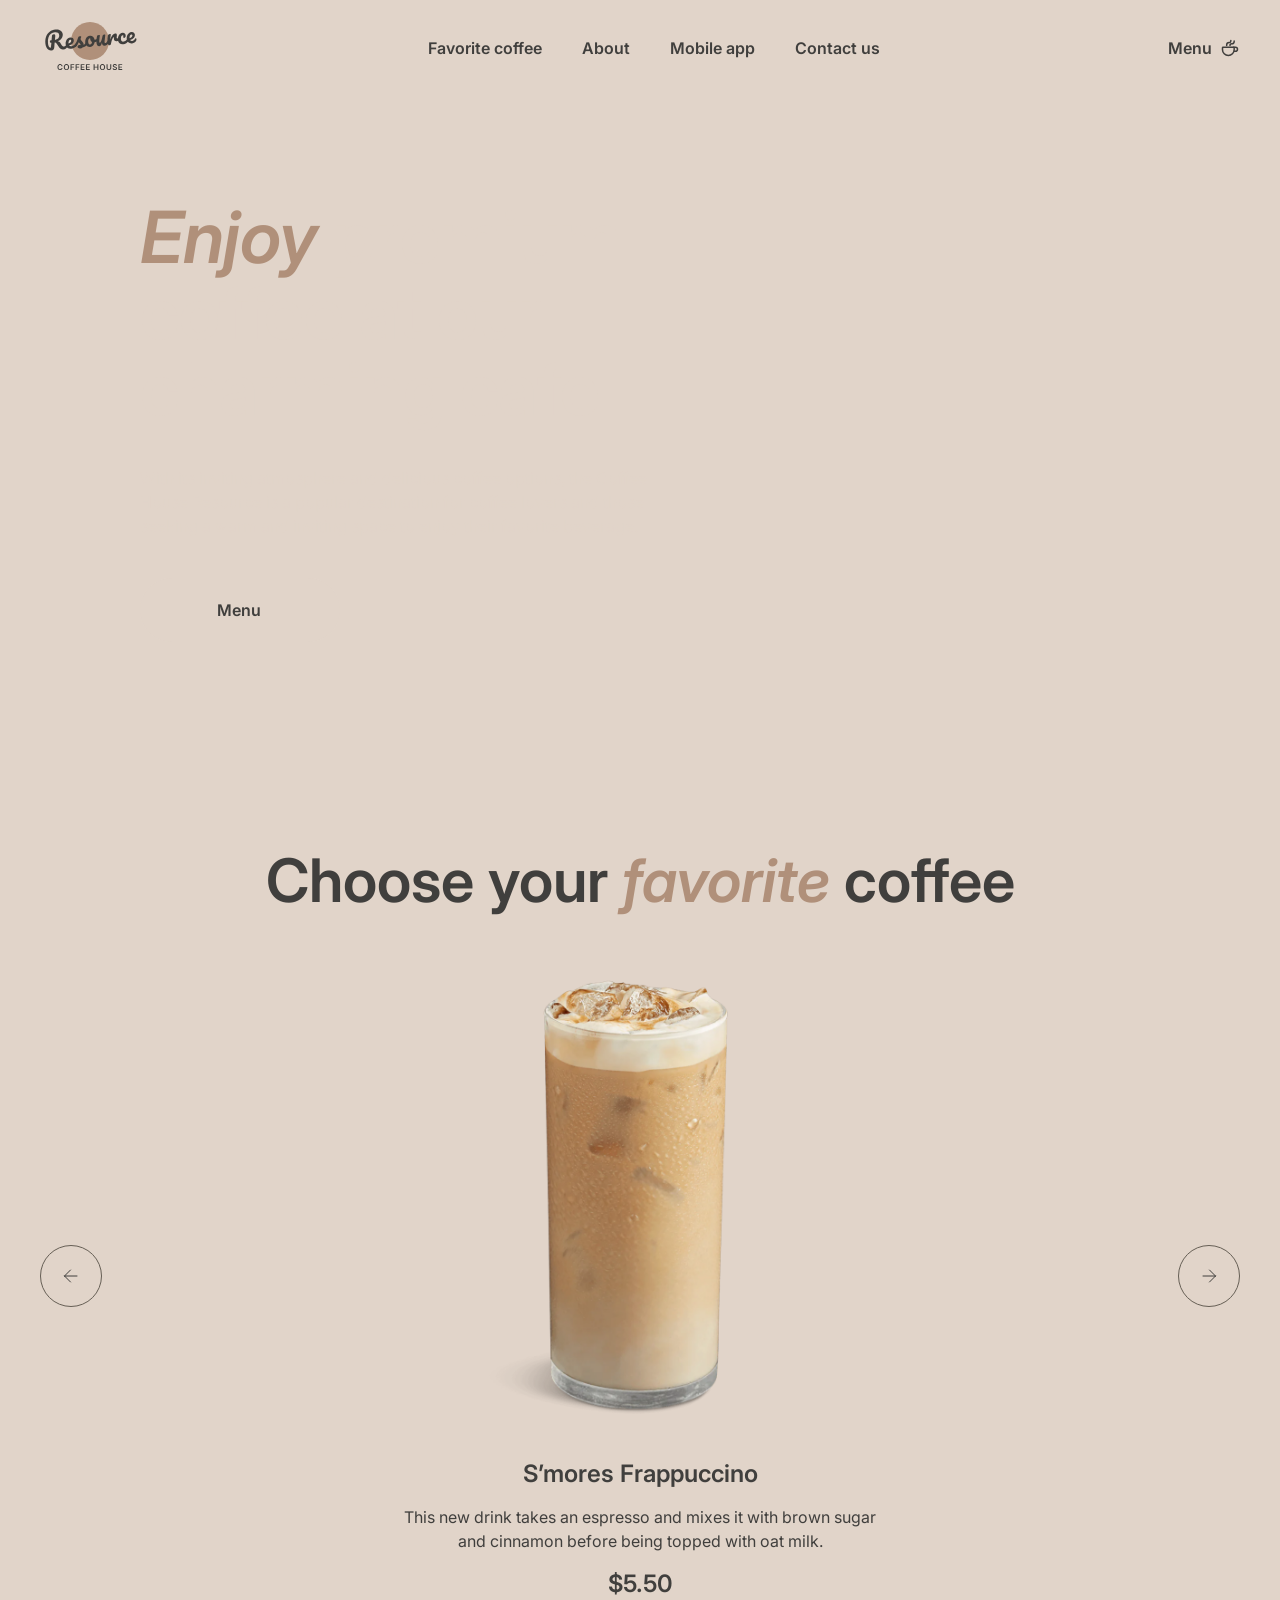
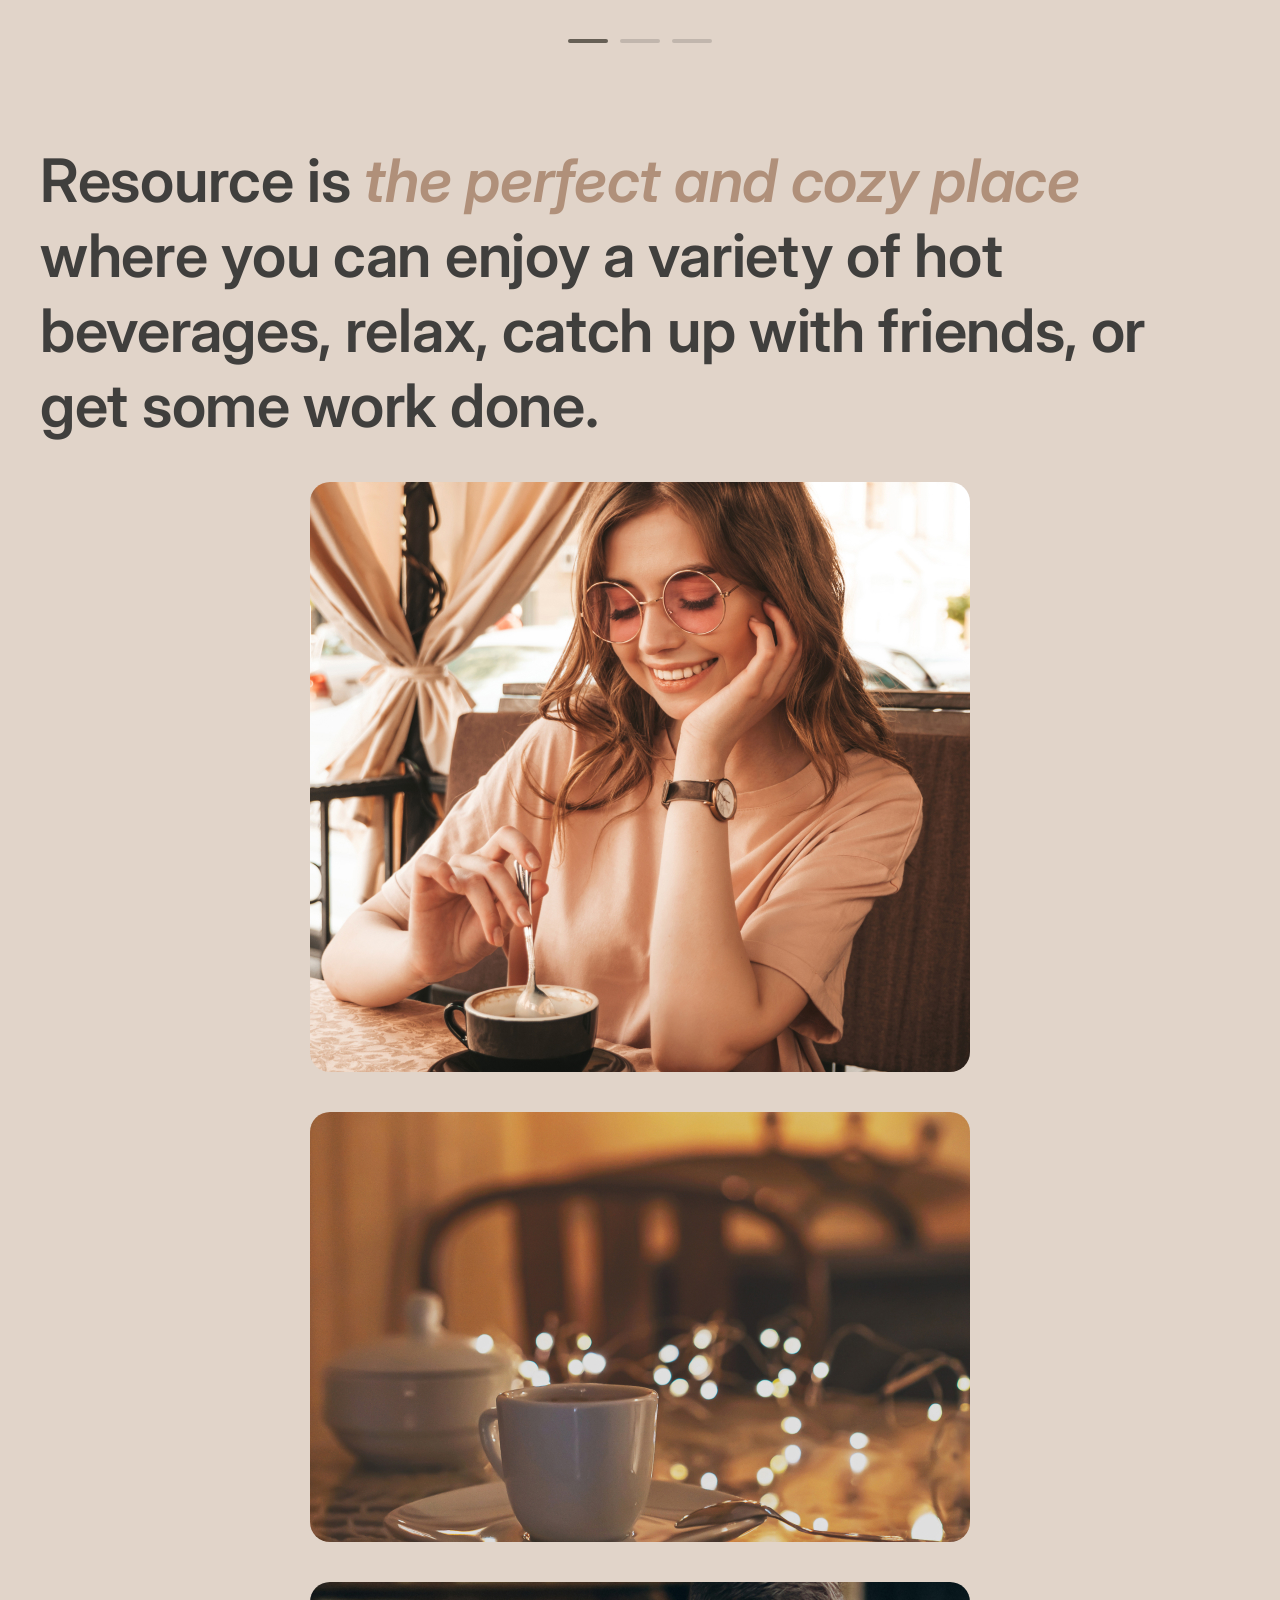
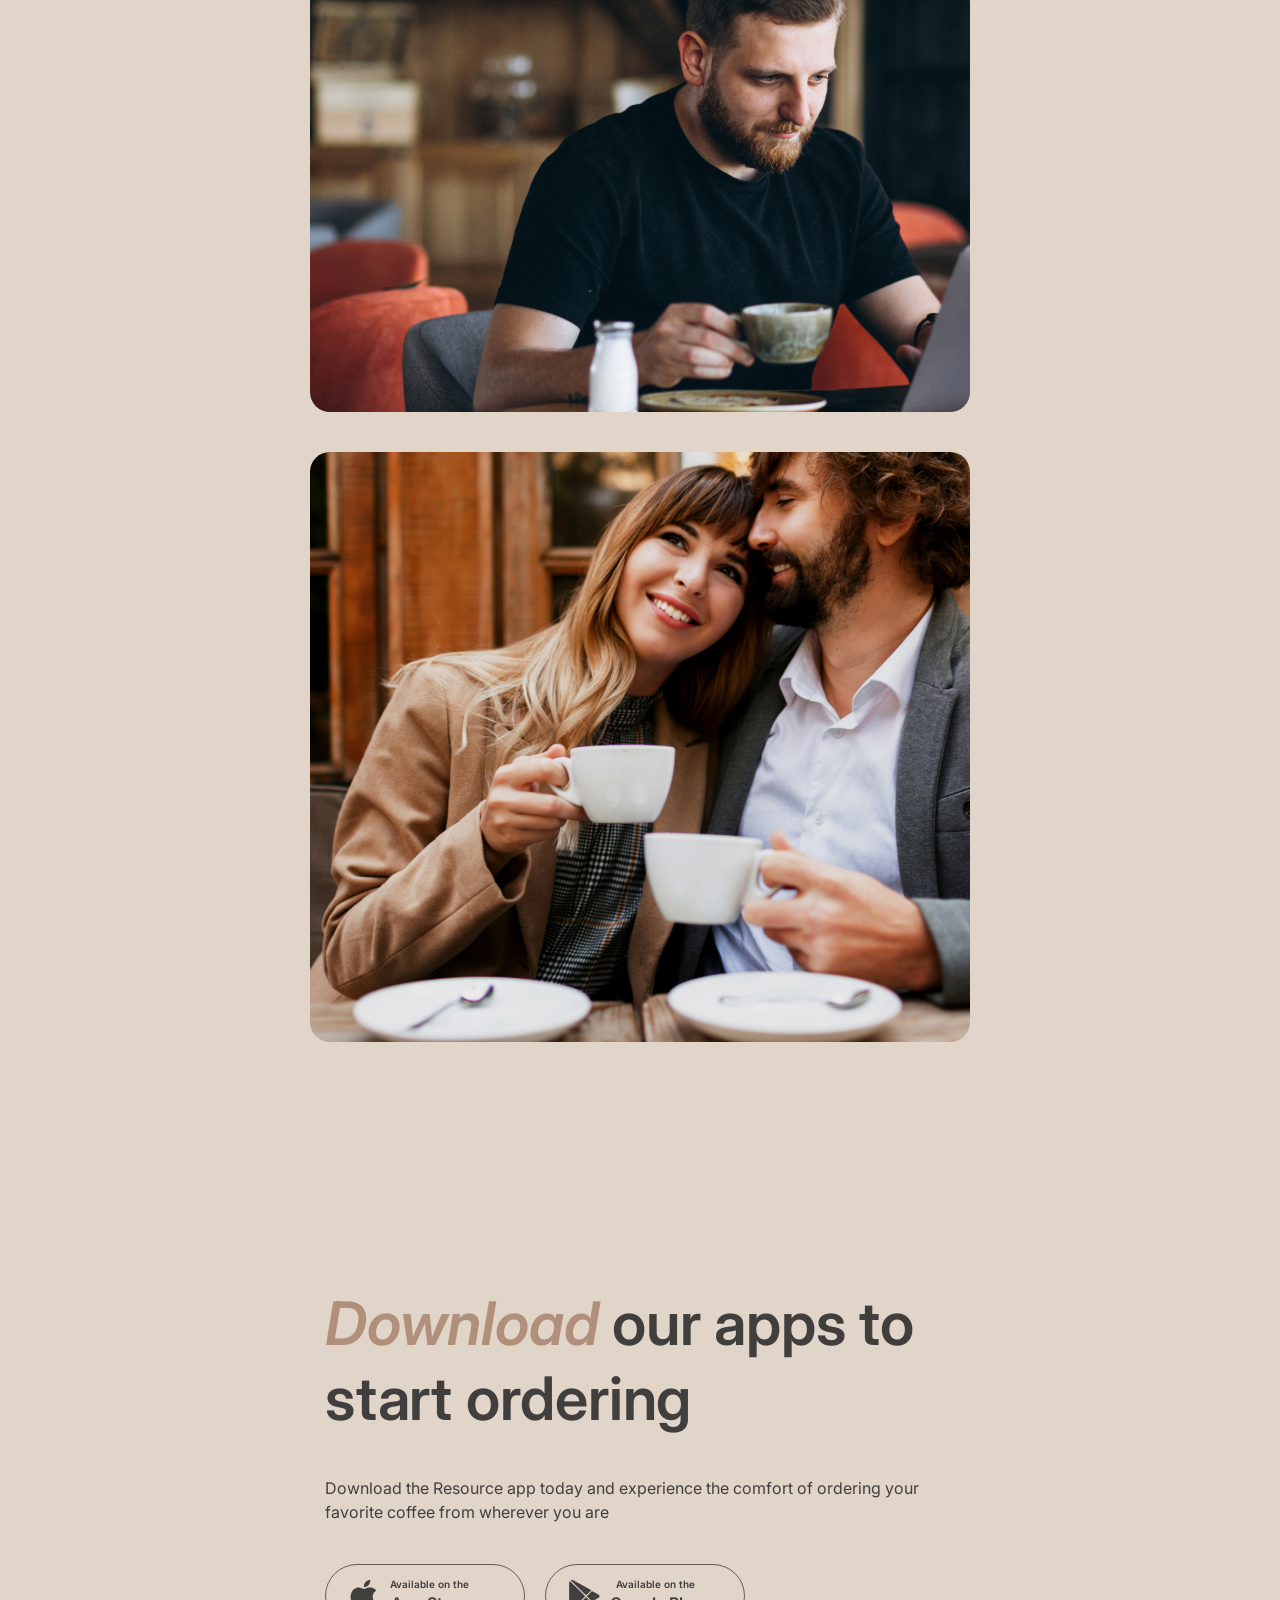
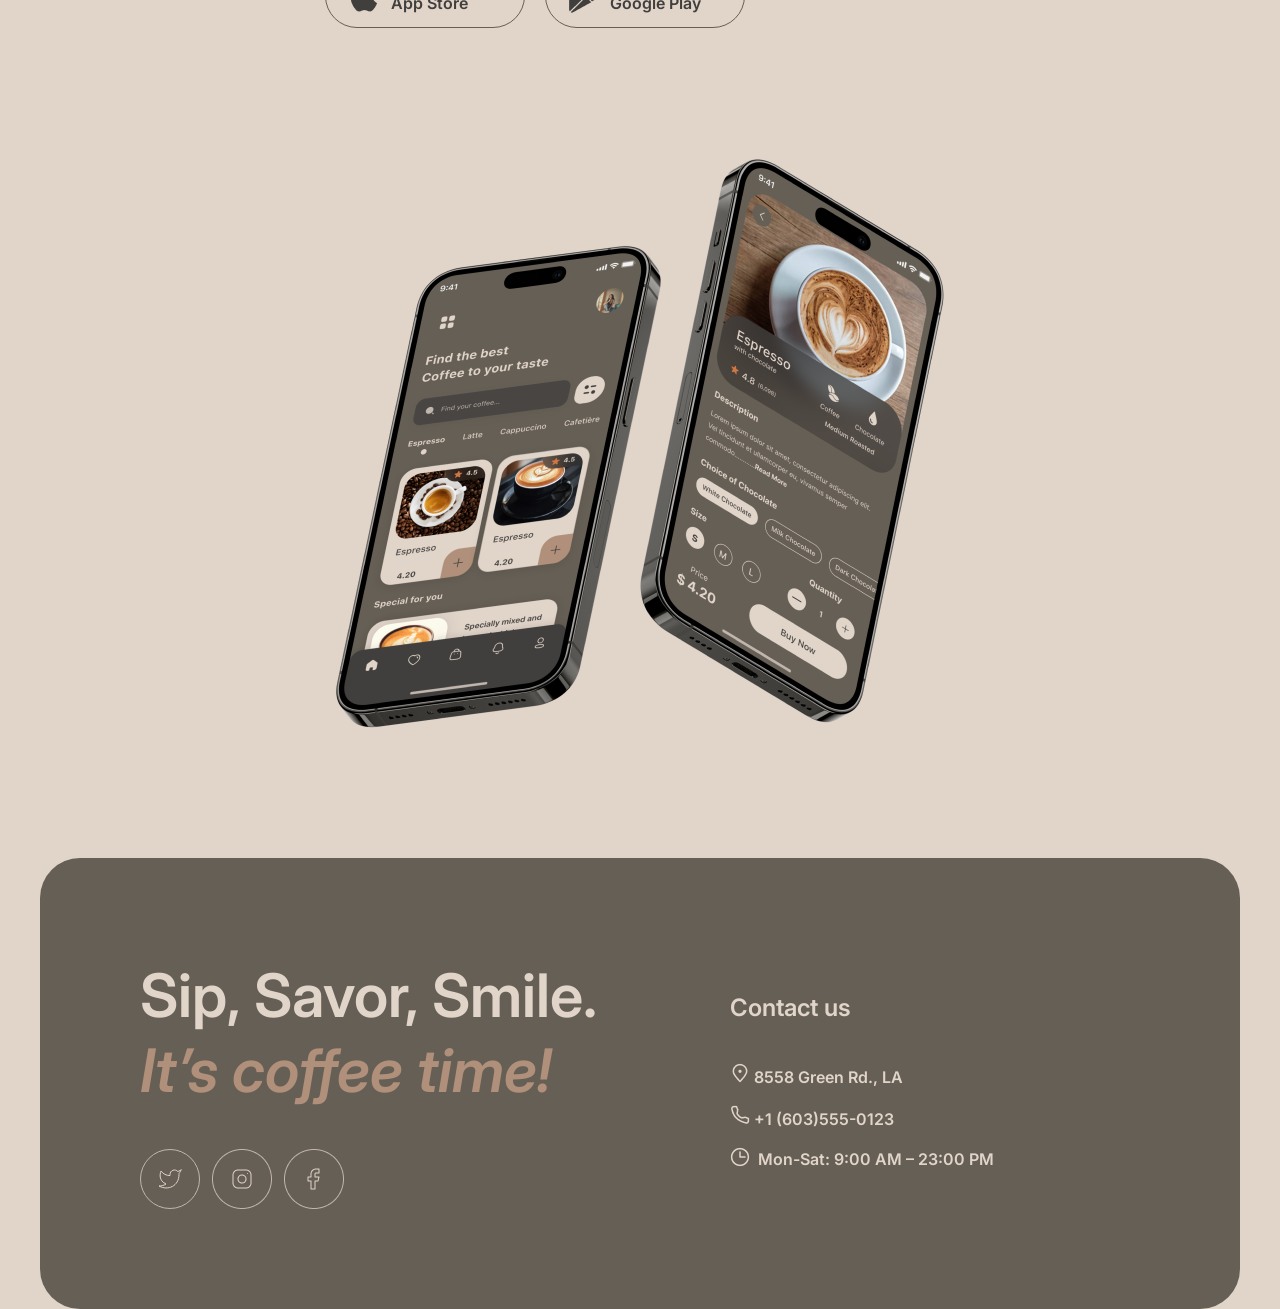
<file: coffee-house/index.html>
<!DOCTYPE html>
<html lang="en">

<head>
    <meta charset="UTF-8">
    <meta name="viewport" content="width=device-width, initial-scale=1.0">
    <link rel="stylesheet" type="text/css" href="index.css">
    <link rel="icon" type="image/x-icon" href="./assets/img/favicon.ico">
    <link type="text/css" rel="stylesheet" href="normalize.css" />
    <link href="https://fonts.googleapis.com/css2?family=Forum&family=Inter:wght@400;700&display=swap" rel="stylesheet">
    <title>Coffee-House</title>
</head>

<body>
    <div class="wrapper">
        <header class="header">

            <div class="logo">
                <img src="./assets/img/logo.svg" alt="logo" class="imgLogo">
            </div>
            <nav>
                <ul>
                    <li><a href="#favoriteCoffee">Favorite coffee</a></li>
                    <li><a href="#about">About</a></li>
                    <li><a href="#mobileApp">Mobile app</a></li>
                    <li><a href="#contactUs">Contact us</a></li>
                </ul>
            </nav>
            <div class="coffeeMenu">

                <a href="./menu/index.html">Menu</a>
                <img src="./assets/img/coffee-cup.svg" alt="coffeeMenu">
            </div>
            <div class="burger">
                <div class="twoLine">
                    <svg width="18" height="2" viewBox="0 0 18 2" fill="none" xmlns="http://www.w3.org/2000/svg">
                        <path d="M1 1H17" stroke="#403F3D" stroke-width="1.5" stroke-linecap="round"
                            stroke-linejoin="round" />
                    </svg>
                    <svg width="18" height="2" viewBox="0 0 18 2" fill="none" xmlns="http://www.w3.org/2000/svg">
                        <path d="M1 1H17" stroke="#403F3D" stroke-width="1.5" stroke-linecap="round"
                            stroke-linejoin="round" />
                    </svg>
                    
                </div>
                <div class="closeBurger displaynone">
                    <svg width="14" height="14" viewBox="0 0 14 14" fill="none" xmlns="http://www.w3.org/2000/svg">
                        <path d="M1.34314 12.657L12.6568 1.34327" stroke="#403F3D" stroke-width="1.5"
                            stroke-linecap="round" stroke-linejoin="round" />
                    </svg>
                    <svg width="14" height="14" viewBox="0 0 14 14" fill="none" xmlns="http://www.w3.org/2000/svg">
                        <path d="M1.34314 1.34326L12.6568 12.657" stroke="#403F3D" stroke-width="1.5" stroke-linecap="round" stroke-linejoin="round"/>
                      </svg>
                </div>
                
            </div>
            <div class="burgerMenuNav">
                <ul>
                    <li><a href="#favoriteCoffee">Favorite coffee</a></li>
                    <li><a href="#about">About</a></li>
                    <li><a href="#mobileApp">Mobile app</a></li>
                    <li><a href="#contactUs">Contact us</a></li>
                </ul>
                <div class="coffeeMenuBurger">

                    <a href="./menu/index.html">Menu</a>
                    <img src="./assets/img/coffee-cup.svg" alt="coffeeMenu">
                </div>
            </div>
        </header>
        <div class="welcom">
            <div class="welcomVideo">
            <video src="./assets/video/coffee.mp4" autoplay loop muted>
               
               </video>
            </div>
            <div class="welcomText">
                <h2><i>Enjoy</i> premium coffee at our charming cafe</h2>
                <p>With its inviting atmosphere and delicious coffee options, the Coffee House Resource is a popular
                    destination for coffee lovers and those seeking a warm and inviting space to enjoy their
                    favorite beverage.</p>

                <div class="btnMenu">
                    <a href="./menu/index.html" class="btnMenuText">Menu</a>
                    <img src="./assets/img/coffee-cup.svg" alt="coffeeMenu">
                </div>

            </div>

        </div>
        <div class="favoriteCoffee" id="favoriteCoffee">
            <h3>Choose your <i>favorite</i> coffee</h3>
            <div class="slider">
                <div class="sliderLeft">
                    <svg width="24" height="24" viewBox="0 0 24 24" fill="none" xmlns="http://www.w3.org/2000/svg">
                    <path d="M6 12H18.5M18.5 12L12.5 6M18.5 12L12.5 18" stroke="#403F3D" stroke-linecap="round" stroke-linejoin="round"/>
                    </svg> 
                </div>

                <div class="slides">
                    <img src="./assets/img/coffee-slider-1.png" alt="coffee-slider-1">
                    <h4>S’mores Frappuccino</h4>
                    <p class="sliderText">This new drink takes an espresso and mixes it with brown sugar and
                        cinnamon before being topped with oat milk.</p>
                    <h4>$5.50</h4>
                </div>
                <div class="slides2 displaynone">
                    <img src="./assets/img/coffee-slider-2.png" alt="coffee-slider-2">
                    <h4>Caramel Macchiato</h4>
                    <p class="sliderText">Fragrant and unique classic espresso with rich caramel-peanut syrup, with cream under whipped thick foam.</p>
                    <h4>$5.00</h4>
                </div>
                <div class="slides3 displaynone">
                    <img src="./assets/img/coffee-slider-3.png" alt="coffee-slider-3">
                    <h4>Ice coffee</h4>
                    <p class="sliderText">A popular summer drink that tones and invigorates. Prepared from coffee, milk and ice.</p>
                    <h4>$4.50</h4>
                </div>
                <div class="sliderRight">
                    <svg width="24" height="24" viewBox="0 0 24 24" fill="none" xmlns="http://www.w3.org/2000/svg">
                    <path d="M6 12H18.5M18.5 12L12.5 6M18.5 12L12.5 18" stroke="#403F3D" stroke-linecap="round" stroke-linejoin="round"/>
                    </svg> 
                </div>
                </div>
            <div class="carousel">
                <div class="btnCarousel active"></div>
                <div class="btnCarousel2"></div>
                <div class="btnCarousel3"></div>
            </div>
        </div>
        <div class="about" id="about">
            <h3 class="aboutHead">Resource is <i>the perfect and cozy place</i> where you can enjoy a variety of hot
                beverages, relax, catch up with friends, or get some work done.</h3>
            <div class="aboutImages">
                <div class="aboutImages1">
                    <div class="aboutImg image1"></div>
                    <div class="aboutImg image2"></div>
                </div>
                <div class="aboutImages2">
                    <div class="aboutImg image3"></div>
                    <div class="aboutImg image4"></div>
                </div>
            </div>
        </div>
        <div class="mobileApp" id="mobileApp">
            <div class="mobileAppText">
                <h3 class="mobileAppHead"><i>Download</i> our apps to start ordering</h3>
                <p class="AppText">Download the Resource app today and experience the comfort of ordering your
                    favorite coffee from
                    wherever you are</p>
                <div class="mobileAppBtn">
                    <div class="btnApple">
                        <img src="./assets/img/icon_apple.png" alt="apple icon">
                        <p class="buttonText">Available on the<br> <b>App Store</b></p>
                    </div>
                    <div class="btnApple">
                        <img src="./assets/img/icon_google.png" alt="google icon">
                        <p class="buttonText">Available on the<br> <b>Google Play</b></p>
                    </div>
                </div>
            </div>
            <div class="mobileAppScreen">
                <img src="./assets/img/mobile-screens.png" alt="mobile screens">
            </div>
        </div>
        <div class="contactUs" id="contactUs">
            <div class="offer">
                <div class="offerHead">
                    <h1 class="textH1">Sip, Savor, Smile.<br><i>It’s coffee time!</i></h1>
                </div>
                <div class="socialMedia">
                    <ul class="socialMediaS">
                        <li class="twitterIcon">
                            <a href="https://twitter.com/" target="_blank">
                                <img src="./assets/img/twitter-icon-light.svg" alt="twitter"></a>
                        </li>
                        <li class="instagramIcon">
                            <a href="https://www.instagram.com/" target="_blank">
                                <img src="./assets/img/instagram-icon-light.png" alt="instagram">
                            </a>
                        </li>
                        <li class="facebookIcon">
                            <a href="https://www.facebook.com/" target="_blank">
                                <img src="./assets/img/facebook-icon-light.png" alt="facebook">
                            </a>
                        </li>
                    </ul>

                </div>
            </div>

            <div class="contactInfo">
                <div class="contactInfoHead">Contact us</div>
                <div class="contactInfoBody">
                    <p class="contactInfoAddres">
                        <img src="./assets/img/pin-alt.png" alt="maps">
                        <a href="https://maps.app.goo.gl/DtA5fpxb3TeyY89q7" target="_blank">8558 Green Rd., LA</a>
                    </p>
                    <p class="contactInfoTel">
                        <img src="./assets/img/phone.png" alt="phone">
                        <a href="tel:1(603)5550123" type="text/html" target="_blank">+1 (603)555-0123</a>
                    </p>
                    <div class="jobTime">
                        <img src="./assets/img/clock.png" alt="clock">
                        <p>Mon-Sat: 9:00 AM – 23:00 PM</p>
                    </div>
                </div>
            </div>
        </div>
    </div>

    <script src="index.js"></script>

    
    

</body>

</html>
</file>
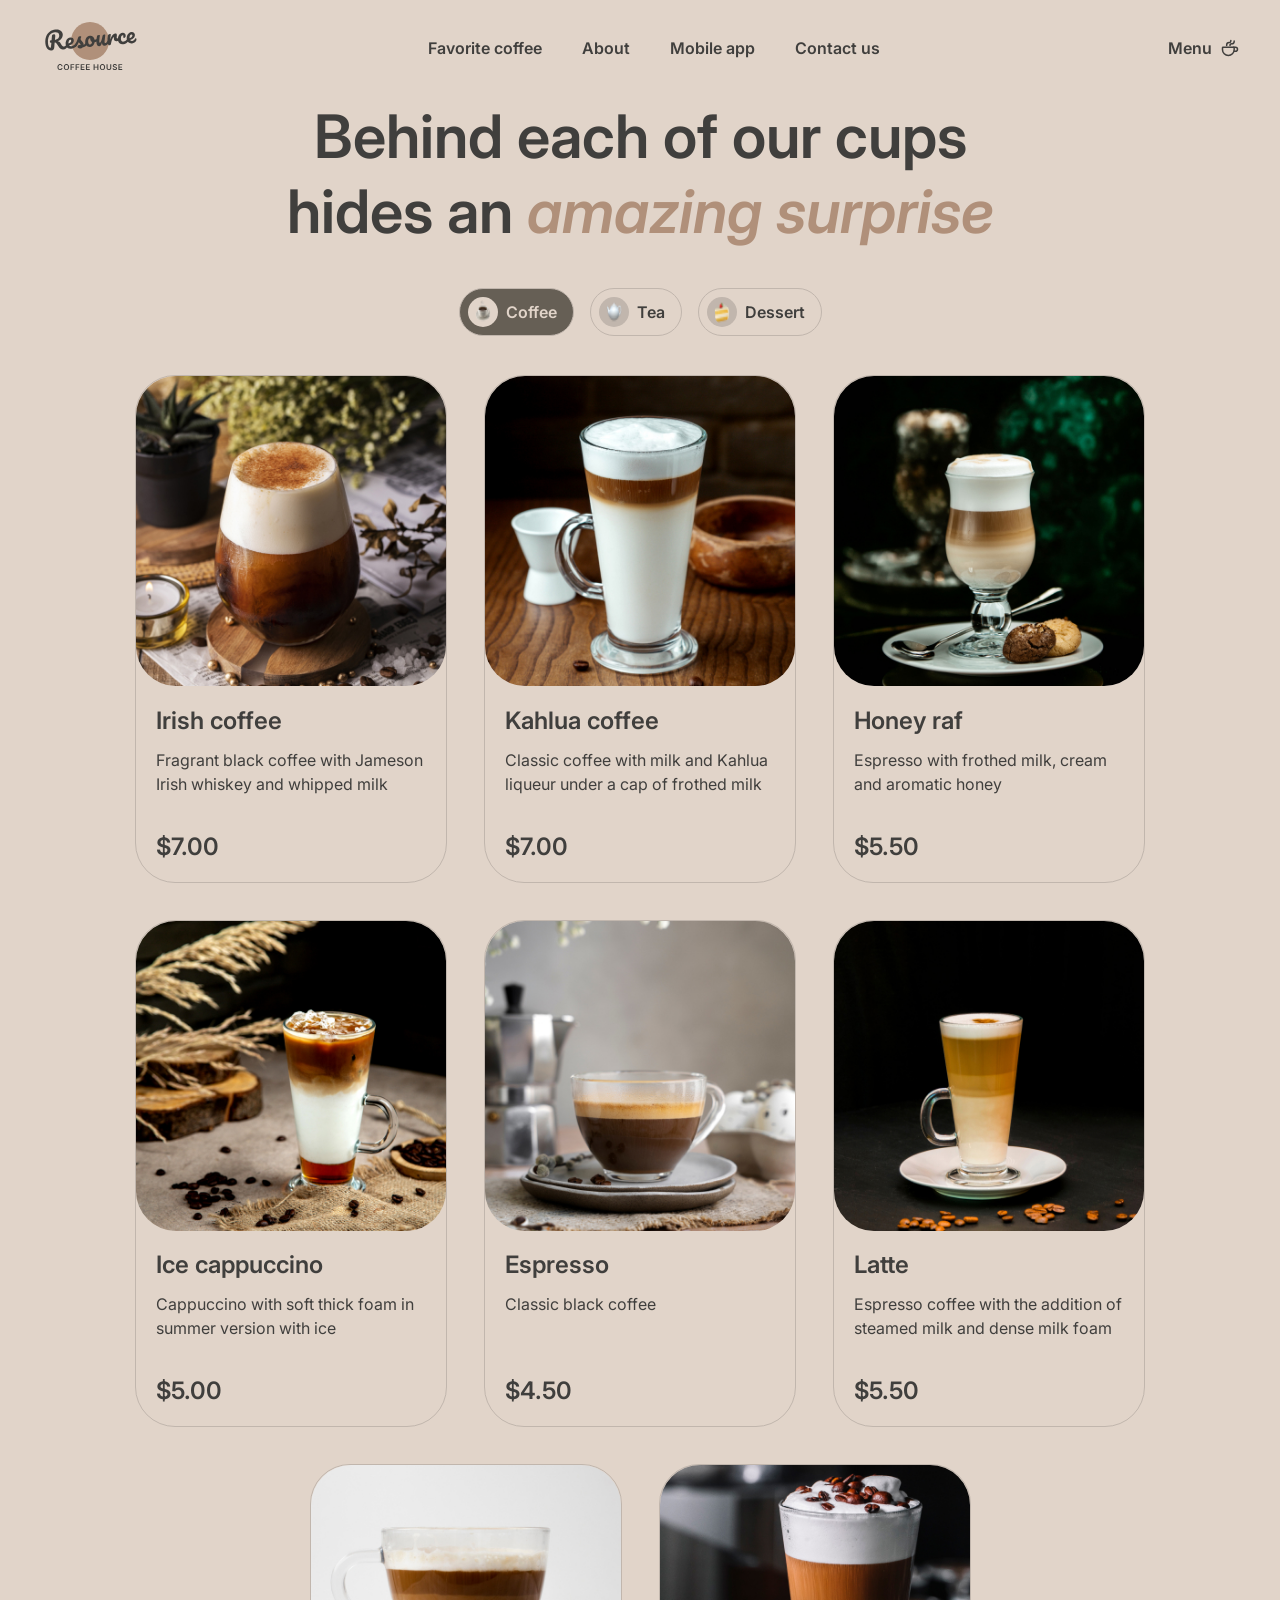
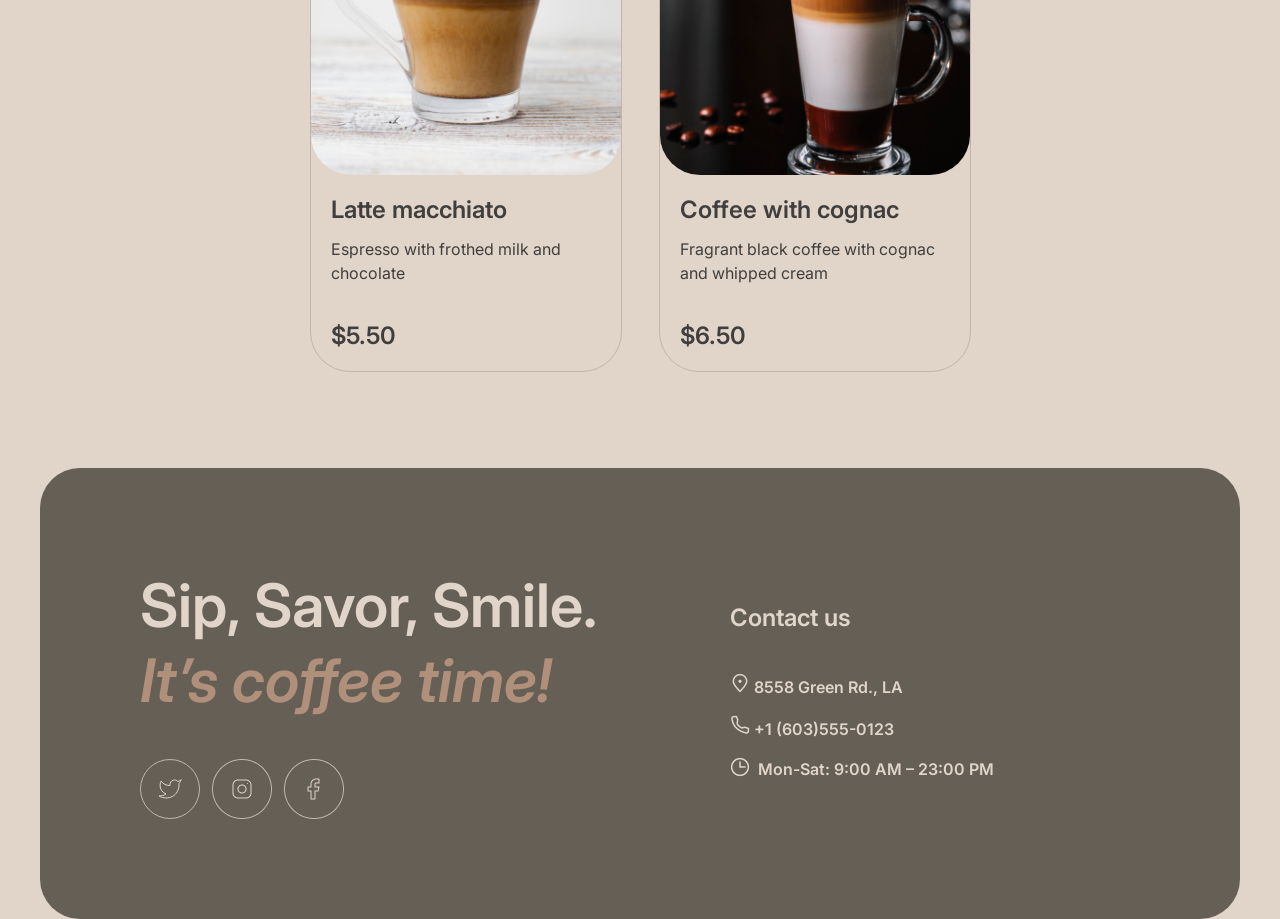
<file: coffee-house/menu/index.html>
<!DOCTYPE html>
<html lang="en">

<head>
    <meta charset="UTF-8">
    <meta name="viewport" content="width=device-width, initial-scale=1.0">
    <link rel="stylesheet" type="text/css" href="../index.css">
    <link rel="icon" type="image/x-icon" href="../assets/img/favicon.ico">
    <link type="text/css" rel="stylesheet" href="../normalize.css" />
    <link href="https://fonts.googleapis.com/css2?family=Forum&family=Inter:wght@400;700&display=swap" rel="stylesheet">
    <title>Coffee-House</title>
</head>

<body>
    <div class="wrapper">
        <header class="header">

            <div class="logo">
                <a href="../index.html"><img src="../assets/img/logo.svg" alt="logo" class="imgLogo"></a>
            </div>
            <nav>
                <ul>
                    <li><a href="../index.html#favoriteCoffee">Favorite coffee</a></li>
                    <li><a href="../index.html#about">About</a></li>
                    <li><a href="../index.html#mobileApp">Mobile app</a></li>
                    <li><a href="#contactUs">Contact us</a></li>
                </ul>
            </nav>
            <div class="coffeeMenu">

                <a href="../menu/index.html">Menu</a>
                <img src="../assets/img/coffee-cup.svg" alt="coffeeMenu">
            </div>
            <div class="burger">
                <div class="twoLine">
                    <svg width="18" height="2" viewBox="0 0 18 2" fill="none" xmlns="http://www.w3.org/2000/svg">
                        <path d="M1 1H17" stroke="#403F3D" stroke-width="1.5" stroke-linecap="round"
                            stroke-linejoin="round" />
                    </svg>
                    <svg width="18" height="2" viewBox="0 0 18 2" fill="none" xmlns="http://www.w3.org/2000/svg">
                        <path d="M1 1H17" stroke="#403F3D" stroke-width="1.5" stroke-linecap="round"
                            stroke-linejoin="round" />
                    </svg>
                    
                </div>
                <div class="closeBurger displaynone">
                    <svg width="14" height="14" viewBox="0 0 14 14" fill="none" xmlns="http://www.w3.org/2000/svg">
                        <path d="M1.34314 12.657L12.6568 1.34327" stroke="#403F3D" stroke-width="1.5"
                            stroke-linecap="round" stroke-linejoin="round" />
                    </svg>
                    <svg width="14" height="14" viewBox="0 0 14 14" fill="none" xmlns="http://www.w3.org/2000/svg">
                        <path d="M1.34314 1.34326L12.6568 12.657" stroke="#403F3D" stroke-width="1.5" stroke-linecap="round" stroke-linejoin="round"/>
                      </svg>
                </div>
            </div>
            <div class="burgerMenuNav">
                <ul>
                    <li><a href="../index.html#favoriteCoffee">Favorite coffee</a></li>
                    <li><a href="../index.html#about">About</a></li>
                    <li><a href="../index.html#mobileApp">Mobile app</a></li>
                    <li><a href="../index.html#contactUs">Contact us</a></li>
                </ul>
                <div class="coffeeMenuBurger">

                    <a href="#">Menu</a>
                    <img src="../assets/img/coffee-cup.svg" alt="coffeeMenu">
                </div>
            </div>
        </header>
        <main>
            <div class="menu">
                <h3 class="menuH3">Behind each of our cups hides an <i>amazing surprise</i></h3>
                <div class="menuTab">
                    <div class="coffeeTab activeTab">
                        <img src="../assets/img/coffee_menu.png" alt="coffee">
                        <p>Coffee</p>
                    </div>
                    <div class="teaTab">
                        <img src="../assets/img/tea_menu.png" alt="tea">
                        <p>Tea</p>
                    </div>
                    <div class="dessertTab">
                        <img src="../assets/img/dessert_menu.png" alt="dessert">
                        <p>Dessert</p>
                    </div>
                </div>
                <div class="menuCards">
                    <div class="cards">
                        <img src="../assets/img/coffee-1.jpg" alt="coffee-1">
                        <div class="cardsText">
                            <h4>Irish coffee</h4>
                            <p class="cardText">Fragrant black coffee with Jameson Irish whiskey and whipped milk</p>
                            <h4>$7.00</h4>
                        </div>
                    </div>
                    <div class="cards">
                        <img src="../assets/img/coffee-2.jpg" alt="coffee-2">
                        <div class="cardsText">
                            <h4>Kahlua coffee</h4>
                            <p class="cardText">Classic coffee with milk and Kahlua liqueur under a cap of frothed milk
                            </p>
                            <h4>$7.00</h4>
                        </div>
                    </div>
                    <div class="cards">
                        <img src="../assets/img/coffee-3.jpg" alt="coffee-3">
                        <div class="cardsText">
                            <h4>Honey raf</h4>
                            <p class="cardText">Espresso with frothed milk, cream and aromatic honey</p>
                            <h4>$5.50</h4>
                        </div>
                    </div>
                    <div class="cards">
                        <img src="../assets/img/coffee-4.jpg" alt="coffee-4">
                        <div class="cardsText">
                            <h4>Ice cappuccino</h4>
                            <p class="cardText">Cappuccino with soft thick foam in summer version with ice</p>
                            <h4>$5.00</h4>
                        </div>
                    </div>
                    <div class="cards off">
                        <img src="../assets/img/coffee-5.jpg" alt="coffee-5">
                        <div class="cardsText">
                            <h4>Espresso</h4>
                            <p class="cardText">Classic black coffee</p>
                            <h4>$4.50</h4>
                        </div>
                    </div>
                    <div class="cards off">
                        <img src="../assets/img/coffee-6.jpg" alt="coffee-6">
                        <div class="cardsText">
                            <h4>Latte</h4>
                            <p class="cardText">Espresso coffee with the addition of steamed milk and dense milk foam
                            </p>
                            <h4>$5.50</h4>
                        </div>
                    </div>
                    <div class="cards off">
                        <img src="../assets/img/coffee-7.jpg" alt="coffee-7">
                        <div class="cardsText">
                            <h4>Latte macchiato</h4>
                            <p class="cardText">Espresso with frothed milk and chocolate</p>
                            <h4>$5.50</h4>
                        </div>
                    </div>
                    <div class="cards off">
                        <img src="../assets/img/coffee-8.jpg" alt="coffee-8">
                        <div class="cardsText">
                            <h4>Coffee with cognac</h4>
                            <p class="cardText">Fragrant black coffee with cognac and whipped cream</p>
                            <h4>$6.50</h4>
                        </div>
                    </div>
                </div>
                <div class="menuCardsTea displaynone">
                    <div class="cards">
                        <img src="../assets/img/tea-1.png" alt="tea-1">
                        <div class="cardsText">
                            <h4>Moroccan</h4>
                            <p class="cardText">FFragrant black tea with the addition of tangerine, cinnamon, honey, lemon and mint</p>
                            <h4>$4.50</h4>
                        </div>
                    </div>
                    <div class="cards">
                        <img src="../assets/img/tea-2.png" alt="tea-2">
                        <div class="cardsText">
                            <h4>Ginger</h4>
                            <p class="cardText">Original black tea with fresh ginger, lemon and honey</p>
                            <h4>$5.00</h4>
                        </div>
                    </div>
                    <div class="cards">
                        <img src="../assets/img/tea-3.png" alt="tea-3">
                        <div class="cardsText">
                            <h4>Cranberry</h4>
                            <p class="cardText">Invigorating black tea with cranberry and honey</p>
                            <h4>$5.00</h4>
                        </div>
                    </div>
                    <div class="cards">
                        <img src="../assets/img/tea-4.png" alt="tea-4">
                        <div class="cardsText">
                            <h4>Sea buckthorn</h4>
                            <p class="cardText">Toning sweet black tea with sea buckthorn, fresh thyme and cinnamon</p>
                            <h4>$5.50</h4>
                        </div>
                    </div>
                </div>
                <div class="menuCardsDessets displaynone">
                    <div class="cards">
                        <img src="../assets/img/dessert-1.png" alt="dessert-1">
                        <div class="cardsText">
                            <h4>Marble cheesecake</h4>
                            <p class="cardText">Philadelphia cheese with lemon zest on a light sponge cake and red currant jam</p>
                            <h4>$3.50</h4>
                        </div>
                    </div>
                    <div class="cards">
                        <img src="../assets/img/dessert-2.png" alt="dessert-2">
                        <div class="cardsText">
                            <h4>Red velvet</h4>
                            <p class="cardText">Layer cake with cream cheese frosting</p>
                            <h4>$4.00</h4>
                        </div>
                    </div>
                    <div class="cards">
                        <img src="../assets/img/dessert-3.png" alt="dessert-3">
                        <div class="cardsText">
                            <h4>Cheesecakes</h4>
                            <p class="cardText">Soft cottage cheese pancakes with sour cream and fresh berries and sprinkled with powdered sugar</p>
                            <h4>$4.50</h4>
                        </div>
                    </div>
                    <div class="cards">
                        <img src="../assets/img/dessert-4.png" alt="dessert-4">
                        <div class="cardsText">
                            <h4>Creme brulee</h4>
                            <p class="cardText">Delicate creamy dessert in a caramel basket with wild berries</p>
                            <h4>$4.00</h4>
                        </div>
                    </div>
                    <div class="cards off">
                        <img src="../assets/img/dessert-5.png" alt="dessert-5">
                        <div class="cardsText">
                            <h4>Pancakes</h4>
                            <p class="cardText">Tender pancakes with strawberry jam and fresh strawberries</p>
                            <h4>$4.50</h4>
                        </div>
                    </div>
                    <div class="cards off">
                        <img src="../assets/img/dessert-6.png" alt="dessert-6">
                        <div class="cardsText">
                            <h4>Honey cake</h4>
                            <p class="cardText">Classic honey cake with delicate custard</p>
                            <h4>$4.50</h4>
                        </div>
                    </div>
                    <div class="cards off">
                        <img src="../assets/img/dessert-7.png" alt="dessert-7">
                        <div class="cardsText">
                            <h4>Chocolate cake</h4>
                            <p class="cardText">Cake with hot chocolate filling and nuts with dried apricots</p>
                            <h4>$5.50</h4>
                        </div>
                    </div>
                    <div class="cards off">
                        <img src="../assets/img/dessert-8.png" alt="dessert-8">
                        <div class="cardsText">
                            <h4>Black forest</h4>
                            <p class="cardText">A combination of thin sponge cake with cherry jam and light chocolate mousse</p>
                            <h4>$6.50</h4>
                        </div>
                    </div>
                </div>
                <div class="refresh">
                    <div class="reload">
                        <svg width="24" height="24" viewBox="0 0 24 24" fill="none" xmlns="http://www.w3.org/2000/svg">
                            <path
                                d="M21.8883 13.5C21.1645 18.3113 17.013 22 12 22C6.47715 22 2 17.5228 2 12C2 6.47715 6.47715 2 12 2C16.1006 2 19.6248 4.46819 21.1679 8"
                                stroke="#403F3D" stroke-linecap="round" stroke-linejoin="round" />
                            <path d="M17 8H21.4C21.7314 8 22 7.73137 22 7.4V3" stroke="#403F3D" stroke-linecap="round"
                                stroke-linejoin="round" />
                        </svg>
                    </div>
                </div>
            </div>
            <div class="contactUs" id="contactUs">
                <div class="offer">
                    <div class="offerHead">
                        <h1 class="textH1">Sip, Savor, Smile.<br><i>It’s coffee time!</i></h1>
                    </div>
                    <div class="socialMedia">
                        <ul class="socialMediaS">
                            <li class="twitterIcon">
                                <a href="https://twitter.com/" target="_blank">
                                    <img src="../assets/img/twitter-icon-light.svg" alt="twitter"></a>
                            </li>
                            <li class="instagramIcon">
                                <a href="https://www.instagram.com/" target="_blank">
                                    <img src="../assets/img/instagram-icon-light.png" alt="instagram">
                                </a>
                            </li>
                            <li class="facebookIcon">
                                <a href="https://www.facebook.com/" target="_blank">
                                    <img src="../assets/img/facebook-icon-light.png" alt="facebook">
                                </a>
                            </li>
                        </ul>

                    </div>
                </div>

                <div class="contactInfo">
                    <div class="contactInfoHead">Contact us</div>
                    <div class="contactInfoBody">
                        <p class="contactInfoAddres">
                            <img src="../assets/img/pin-alt.png" alt="maps">
                            <a href="https://maps.app.goo.gl/DtA5fpxb3TeyY89q7" target="_blank">8558 Green Rd., LA</a>
                        </p>
                        <p class="contactInfoTel">
                            <img src="../assets/img/phone.png" alt="phone">
                            <a href="tel:1(603)5550123" type="text/html" target="_blank">+1 (603)555-0123</a>
                        </p>
                        <div class="jobTime">
                            <img src="../assets/img/clock.png" alt="clock">
                            <p>Mon-Sat: 9:00 AM – 23:00 PM</p>
                        </div>
                    </div>
                </div>
            </div>
        </main>
    </div>
    <script src="menu.js"></script>
</body>

</html>
</file>
<file: coffee-house/index.css>
html,
body {
  overflow-x: hidden;
}

html {
  scroll-behavior: smooth;
}

body {
  background-color: #E1D4C9;
  font-family: Inter, serif;
  display: flex;
  justify-content: center;
}

.wrapper {
  max-width: 1360px;
  margin: 0 40px;
}

/*header css*/ 
.header {
  display: flex;
  justify-content: space-between;
  align-items: center;
  margin: 16px 0 20px 0;
}

nav ul {
  display: flex;
  gap: 40px;
  padding-left: 0px;
}
nav ul li {
  list-style: none;
}
nav ul li a {
  text-decoration: none;
  color: #403F3D;
  font-size: 16px;
  font-style: normal;
  font-weight: 600;
  line-height: 150%;
  cursor: pointer;
}
nav ul li :hover {
  -webkit-text-decoration: underline 2px;
          text-decoration: underline 2px;
  transition-duration: 0.4s;
}

.burger {
  display: none;
}

.coffeeMenu {
  display: flex;
  gap: 8px;
}
.coffeeMenu a {
  text-decoration: none;
  cursor: pointer;
  color: #403F3D;
  font-feature-settings: "clig" off, "liga" off;
  font-family: Inter, serif;
  font-size: 16px;
  font-style: normal;
  font-weight: 600;
  line-height: 150%;
}
.coffeeMenu :hover {
  -webkit-text-decoration: underline 2px;
          text-decoration: underline 2px;
  transition-duration: 0.4s;
}

/*welcom css*/
.welcom {
  border-radius: 42px;
  height: 644px;
  background-size: cover;
  width: inherit;
}
.welcom video {
  position: absolute;
  z-index: -100;
  border-radius: 42px;
  height: 644px;
  display: flex;
  align-items: center;
}

.welcomVideo {
  display: flex;
  justify-content: center;
}

i {
  color: #B0907A;
}

h2 {
  color: #E1D4C9;
  font-feature-settings: "clig" off, "liga" off;
  font-family: Inter, serif;
  font-size: 72px;
  font-weight: 600;
  line-height: 105%;
  margin: 0;
  letter-spacing: -0.5px;
}

.welcomText {
  height: 444px;
  max-width: 530px;
  display: flex;
  margin: 100px 0 0 100px;
  flex-direction: column;
  gap: 40px;
  position: absolute;
}

p {
  color: #E1D4C9;
  font-feature-settings: "clig" off, "liga" off;
  font-family: Inter, serif;
  font-size: 16px;
  font-style: normal;
  font-weight: 400;
  line-height: 150%;
  margin: 0;
}

.btnMenu {
  background-color: #E1D4C9;
  width: 200px;
  height: 64px;
  border-radius: 50px;
  border: 0px;
  cursor: pointer;
  transition-duration: 0.4s;
  display: flex;
  gap: 8px;
  justify-content: center;
  align-items: center;
  text-decoration: none;
}
.btnMenu img {
  opacity: 0;
  transition-duration: 1s;
}
.btnMenu .btnMenuText {
  padding-left: 25px;
  text-decoration: none;
}
.btnMenu:hover img {
  opacity: 1;
}
.btnMenu:hover .btnMenuText {
  padding-left: 0px;
}

.btnMenuText {
  color: #403F3D;
  text-align: center;
  font-feature-settings: "clig" off, "liga" off;
  font-family: Inter, serif;
  font-size: 16px;
  font-style: normal;
  font-weight: 600;
  line-height: 150%;
  text-decoration: none;
  transition-duration: 0.5s;
  /*favorite coffee css*/
}

h3 {
  color: #403F3D;
  text-align: center;
  font-feature-settings: "clig" off, "liga" off;
  font-family: Inter, serif;
  font-size: 60px;
  font-style: normal;
  font-weight: 600;
  line-height: 125%;
  margin: 100px 0 35px 0;
}

h4 {
  color: #403F3D;
  font-feature-settings: "clig" off, "liga" off;
  font-family: Inter, serif;
  font-size: 24px;
  font-style: normal;
  font-weight: 600;
  line-height: 125%;
  margin-top: 0px;
  margin-bottom: 0px;
}

.slider {
  display: flex;
  justify-content: space-between;
  align-items: center;
}

.sliderLeft {
  rotate: 180deg;
  display: flex;
  width: 60px;
  height: 60px;
  justify-content: center;
  align-items: center;
  padding-top: 0px;
  transition-duration: 0.4s;
  cursor: pointer;
  border-radius: 100px;
  border: 1px solid #665F55;
}
.sliderLeft:hover {
  background: #665F55;
}
.sliderLeft:hover svg path {
  stroke: #E1D4C9;
  transition: 0.5s;
}

.sliderRight {
  display: flex;
  width: 60px;
  height: 60px;
  justify-content: center;
  align-items: center;
  padding-top: 0px;
  transition-duration: 0.4s;
  cursor: pointer;
  border-radius: 100px;
  border: 1px solid #665F55;
}
.sliderRight:hover {
  background: #665F55;
}
.sliderRight:hover svg path {
  stroke: #E1D4C9;
  transition: 0.5s;
}

.favoriteCoffee {
  display: flex;
  flex-direction: column;
}

.slides,
.slides2,
.slides3 {
  display: flex;
  flex-direction: column;
  justify-content: center;
  align-items: center;
  max-width: 480px;
  gap: 16px;
}
.slides img,
.slides2 img,
.slides3 img {
  height: 480px;
  max-width: 480px;
  margin-bottom: 10px;
}

.sliderText {
  color: #403F3D;
  text-align: center;
  font-feature-settings: "clig" off, "liga" off;
  font-family: Inter, serif;
  font-size: 16px;
  font-style: normal;
  font-weight: 400;
  line-height: 150%;
  margin-bottom: 0px;
}

hr {
  width: 40px;
  height: 10px;
  border-radius: 100px;
  background: #C1B6AD;
}

.btnCarousel,
.btnCarousel2,
.btnCarousel3 {
  width: 40px;
  height: 4px;
  border-radius: 100px;
  background: #C1B6AD;
}

.active {
  background: #665F55;
}

.carousel {
  display: flex;
  justify-content: center;
  gap: 12px;
  margin-top: 40px;
}

/* about css*/
.aboutHead {
  text-align: left;
  letter-spacing: -0.3px;
  margin-bottom: 39px;
}

.aboutImages {
  display: flex;
  gap: 40px;
  flex-wrap: wrap;
  justify-content: center;
}

.aboutImages1 {
  display: flex;
  gap: 40px;
  flex-direction: column;
}

.aboutImages2 {
  display: flex;
  gap: 40px;
  flex-direction: column;
}

.aboutImg {
  width: 660px;
  height: 590px;
  border-radius: 20px;
}

.image1 {
  background-image: url(./assets/img/about-1.jpg);
  background-position: -33px -68px;
  background-repeat: no-repeat;
}

.image2 {
  background-image: url(./assets/img/about-2.jpg);
  height: 430px;
  background-position: -33px -148px;
}

.image3 {
  background-image: url(./assets/img/about-3.jpg);
  height: 430px;
  background-position: -33px -148px;
}

.image4 {
  background-image: url(./assets/img/about-4.jpg);
  background-position: -33px -68px;
  background-repeat: no-repeat;
}

/*css mobile app*/
.mobileApp {
  display: flex;
  flex-direction: row;
  gap: 100px;
  margin: 100px 0 0 0;
  flex-wrap: wrap;
  justify-content: center;
}

.mobileAppText {
  display: flex;
  flex-direction: column;
  gap: 40px;
  max-width: 630px;
}

.mobileAppHead {
  text-align: left;
  padding-top: 44px;
  letter-spacing: -0.2px;
  margin-bottom: 0px;
}

.AppText {
  color: #403F3D;
  font-feature-settings: "clig" off, "liga" off;
  font-family: Inter, serif;
  font-size: 16px;
  font-style: normal;
  font-weight: 400;
  line-height: 150%;
}

.btnApple,
.btnGoogle {
  display: flex;
  flex-direction: row;
  width: 158px;
  padding: 12px 20px;
  align-items: center;
  gap: 8px;
  border-radius: 100px;
  border: 1px solid #665F55;
  cursor: pointer;
  transition-duration: 0.4s;
}

.mobileAppBtn div:hover {
  background: #665F55;
}
.mobileAppBtn div:hover .buttonText {
  color: #E1D4C9;
}
.buttonText {
  color: #403F3D;
  text-align: center;
  font-feature-settings: "clig" off, "liga" off;
  font-family: Inter, serif;
  font-size: 10px;
  font-style: normal;
  font-weight: 600;
  line-height: 140%;
  transition-duration: 0.4s;
}
.buttonText b {
  font-size: 16px;
  font-style: normal;
  font-weight: 600;
  line-height: 150%;
}

.mobileAppBtn {
  display: flex;
  gap: 20px;
}

/* css contact Us*/
.contactUs {
  display: flex;
  flex-direction: row;
  gap: 100px;
  background: #665F55;
  border-radius: 40px;
  margin: 96px 0 0 0;
}

.offer {
  padding: 100px 0 81px 100px;
  max-width: 530px;
}

.contactInfo {
  max-width: 530px;
  padding: 135px 100px 81px 33px;
  display: flex;
  flex-direction: column;
  align-items: flex-start;
  gap: 40px;
}

.offerHead {
  color: #E1D4C9;
  font-feature-settings: "clig" off, "liga" off;
  font-family: Inter, serif;
  font-size: 30px;
  font-style: normal;
  font-weight: 600;
  line-height: 35%;
}
.offerHead i {
  font-size: 60px;
}
.offerHead h1 {
  margin: 0px 0 40px 0;
}

.socialMediaS {
  display: flex;
  flex-direction: row;
  align-items: flex-start;
  gap: 12px;
  padding-left: 0px;
}
.socialMediaS li {
  list-style: none;
}

.twitterIcon:hover {
  background: #E1D4C9;
  color: #403F3D;
  border-radius: 100px;
  transition-duration: 1s;
  background-image: url(./assets/img/twitter-icon-light.jpg);
}

.instagramIcon:hover {
  background: #E1D4C9;
  color: #403F3D;
  border-radius: 100px;
  transition-duration: 1s;
  background-image: url(./assets/img/instagram-icon-light.jpg);
}

.facebookIcon:hover {
  background: #E1D4C9;
  color: #403F3D;
  border-radius: 100px;
  transition-duration: 1s;
  background-image: url(./assets/img/facebook-icon-light.jpg);
}

.socialMedia {
  margin: 41px 0 0 0;
}

.contactInfoHead {
  color: #E1D4C9;
  font-feature-settings: "clig" off, "liga" off;
  font-family: Inter, serif;
  font-size: 24px;
  font-style: normal;
  font-weight: 600;
  line-height: 125%;
}

.contactInfoBody {
  display: flex;
  flex-direction: column;
  align-items: flex-start;
  gap: 16px;
}

.contactInfoAddres a {
  text-decoration: none;
  color: #E1D4C9;
  font-feature-settings: "clig" off, "liga" off;
  font-family: Inter, serif;
  font-size: 16px;
  font-style: normal;
  font-weight: 600;
  line-height: 150%;
  transition-duration: 0.4s;
}
.contactInfoAddres a:hover {
  -webkit-text-decoration: underline 2px;
          text-decoration: underline 2px;
  transition-duration: 0.4s;
}

.contactInfoTel a {
  text-decoration: none;
  color: #E1D4C9;
  font-feature-settings: "clig" off, "liga" off;
  font-family: Inter, serif;
  font-size: 16px;
  font-style: normal;
  font-weight: 600;
  line-height: 150%;
}
.contactInfoTel a:hover {
  -webkit-text-decoration: underline 2px;
          text-decoration: underline 2px;
  transition-duration: 0.4s;
}

.jobTime {
  display: flex;
  gap: 8px;
}
.jobTime p {
  color: #E1D4C9;
  font-feature-settings: "clig" off, "liga" off;
  font-family: Inter, serif;
  font-size: 16px;
  font-style: normal;
  font-weight: 600;
  line-height: 150%;
}
.jobTime img {
  height: 20px;
  width: 20px;
}
.jobTime:hover {
  -webkit-text-decoration: underline 2px;
          text-decoration: underline 2px;
  transition-duration: 0.4s;
}

.h1 {
  font-size: 1em;
  margin: 0;
}

/*css menu*/
.menu {
  display: flex;
  flex-direction: column;
  gap: 39px;
  justify-content: center;
  align-items: center;
}

.menuH3 {
  margin: 0;
  max-width: 800px;
}

.coffeeTab {
  display: flex;
  border-radius: 100px;
  padding: 8px 16px 8px 8px;
  gap: 8px;
  cursor: pointer;
  border: 1px solid #C1B6AD;
}
.coffeeTab img {
  padding: 3px 7px;
  justify-content: center;
  align-items: center;
  border-radius: 100px;
  background: #E1D4C9;
  width: 16px;
  height: 24px;
}
.coffeeTab p {
  color: #403F3D;
  font-feature-settings: "clig" off, "liga" off;
  font-family: Inter, serif;
  font-size: 16px;
  font-style: normal;
  font-weight: 600;
  line-height: 150%;
  padding-top: 3px;
}
.coffeeTab:hover {
  background: #665F55;
}
.coffeeTab:hover p {
  color: #E1D4C9;
}

.teaTab,
.dessertTab {
  display: flex;
  border-radius: 100px;
  border: 1px solid #C1B6AD;
  padding: 8px 16px 8px 8px;
  gap: 8px;
  cursor: pointer;
}
.teaTab img,
.dessertTab img {
  padding: 3px 7px;
  justify-content: center;
  align-items: center;
  border-radius: 100px;
  background: #C1B6AD;
  width: 16px;
  height: 24px;
}
.teaTab p,
.dessertTab p {
  color: #403F3D;
  font-feature-settings: "clig" off, "liga" off;
  font-family: Inter, serif;
  font-size: 16px;
  font-style: normal;
  font-weight: 600;
  line-height: 150%;
  padding-top: 3px;
}
.teaTab:hover,
.dessertTab:hover {
  background: #665F55;
}
.teaTab:hover p,
.dessertTab:hover p {
  color: #E1D4C9;
}

.activeTab {
  background: #665F55;
  cursor: auto;
}
.activeTab p {
  color: #E1D4C9;
}

.menuTab {
  display: flex;
  flex-direction: row;
  justify-content: center;
  align-items: center;
  gap: 16px;
}

.menuCards,
.menuCardsTea,
.menuCardsDessets {
  display: flex;
  gap: 37px;
  flex-wrap: wrap;
  justify-content: center;
}

.cards {
  border-radius: 40px;
  border: 1px solid #C1B6AD;
  max-width: 310px;
}
.cards img {
  border-radius: 40px;
  max-width: 310px;
}

.cardsText {
  display: flex;
  flex-direction: column;
  justify-content: flex-start;
  padding: 16px 20px 20px 20px;
  gap: 12px;
}

.cardText {
  color: #403F3D;
  font-feature-settings: "clig" off, "liga" off;
  font-family: Inter, serif;
  font-size: 16px;
  font-style: normal;
  font-weight: 400;
  line-height: 150%;
  height: 72px;
}

.refresh {
  display: none;
}

.textH1 {
  font-size: 60px;
  font-style: normal;
  font-weight: 600;
  line-height: 125%;
  margin: 0;
}

.burgerMenuNav {
  display: none;
}

.displaynone {
  display: none !important;
}

/*768px*/
@media screen and (max-width: 768px) {
  .wrapper {
    max-width: 688px;
    margin: 0 40px 0 40px;
  }
  .welcomVideo {
    display: flex;
    justify-content: center;
  }
  .welcomVideo video {
    max-width: 688px;
    height: 900px;
  }
  nav,
  .coffeeMenu {
    display: none;
  }
  .burger {
    display: flex;
    flex-direction: column;
    justify-content: center;
    align-items: center;
    gap: 8px;
    cursor: pointer;
    width: 44px;
    height: 44px;
    border-radius: 100px;
    border: 1px solid #665F55;
    transition: 1s;
  }
  .burger .twoLine {
    display: flex;
    flex-direction: column;
    gap: 8px;
  }
  .burger .closeBurger {
    display: flex;
    flex-direction: column;
    justify-content: center;
    align-items: center;
    position: relative;
  }
  .burger .closeBurger svg {
    z-index: 0;
    position: absolute;
  }
  .burger .closeBurger svg:first-child {
    z-index: 1;
  }
  .burgerMenuNav {
    max-width: 100%;
    background: #E1D4C9;
    display: flex;
    gap: 100px;
    flex-direction: column;
    align-items: center;
    position: fixed;
    width: 90%;
    z-index: 100;
    top: 0px;
    right: 0px;
    transform: translateX(200%);
    transition: transform 1s;
    top: 100px;
    padding: 60px 0px;
    height: 804px;
    margin: 0px 40px;
  }
  .burgerMenuNav ul {
    display: flex;
    gap: 60px;
    flex-direction: column;
    align-items: center;
    margin: 0;
    padding-left: 0px;
  }
  .burgerMenuNav ul li {
    list-style: none;
  }
  .burgerMenuNav ul a {
    text-decoration: none;
    color: #403F3D;
    font-size: 32px;
    font-style: normal;
    font-weight: 600;
    line-height: 125%;
    cursor: pointer;
    align-self: stretch;
  }
  .burgerMenuNav ul :hover {
    -webkit-text-decoration: underline 2px;
            text-decoration: underline 2px;
    transition-duration: 0.4s;
  }
  .active {
    transform: translateX(0);
  }
  .noactive {
    transform: translateX(100%);
  }
  .coffeeMenuBurger {
    display: flex;
    gap: 8px;
    transition: transform 1s;
  }
  .coffeeMenuBurger a {
    text-decoration: none;
    cursor: pointer;
    color: #403F3D;
    font-feature-settings: "clig" off, "liga" off;
    font-family: Inter, serif;
    font-size: 32px;
    font-style: normal;
    font-weight: 600;
    line-height: 125%;
    transition: transform 1s;
  }
  .coffeeMenuBurger :hover {
    -webkit-text-decoration: underline 2px;
            text-decoration: underline 2px;
    transition-duration: 1s;
  }
  .coffeeMenuBurger img {
    width: 40px;
    height: 40px;
  }
  .coffeeMenuBurger :hover {
    -webkit-text-decoration: underline 2px;
            text-decoration: underline 2px;
    transition-duration: 0.4s;
  }
  .displaynone {
    display: none !important;
  }
  .header {
    margin: 20px 0 17px 0;
  }
  .welcomText {
    margin: 0;
    max-width: 568px;
  }
  .welcom {
    display: flex;
    justify-content: center;
    align-items: center;
    background-position: -375px -6px;
  }
  .welcom video {
    display: flex;
    justify-content: center;
    align-items: center;
  }
  .btnMenu img {
    opacity: 1;
  }
  .btnMenu img {
    opacity: 1;
  }
  .btnMenu .btnMenuText {
    padding-left: 0px;
  }
  .aboutImg {
    max-width: 688px;
    border-radius: 20px;
  }
  .image1,
  .image4 {
    background-position: -17px -66px;
    width: inherit;
    background-size: 105%;
    background-repeat: no-repeat;
  }
  .image2,
  .image3 {
    display: none;
  }
  .aboutImages {
    display: flex;
    flex-direction: column;
  }
  .mobileApp {
    display: flex;
    flex-direction: column;
    gap: 100px;
    margin: 0;
  }
  .mobileAppHead {
    padding: 0;
    text-align: left;
  }
  .mobileAppScreen {
    display: flex;
    justify-content: center;
  }
  .contactUs {
    display: flex;
    flex-direction: column;
    padding: 0;
    margin: 100px 0 0 0;
    gap: 84px;
  }
  .offer {
    padding: 100px 0 0 60px;
    text-align: left;
    max-width: 568px;
  }
  .contactInfo {
    max-width: 568px;
    padding: 0 0 107px 60px;
  }
  .menuCards,
  .menuCardsDessets,
  .menuCardsTea {
    display: flex;
    flex-flow: wrap;
    gap: 36px;
    padding: 0 14px;
  }
  .menuCards .off,
  .menuCardsDessets .off,
  .menuCardsTea .off {
    display: none;
  }
  .reload {
    width: 60px;
    height: 60px;
    border-radius: 100px;
    border: 1px solid #665F55;
    display: flex;
    justify-content: center;
    align-items: center;
    cursor: pointer;
  }
  .reload:hover {
    background-color: #665F55;
    transition: 0.5s;
  }
  .reload:hover svg path {
    stroke: #E1D4C9;
    transition: 0.5s;
  }
  .refresh {
    display: flex;
    justify-content: center;
  }
  .textH1 {
    font-size: 60px;
    font-style: normal;
    font-weight: 600;
    line-height: 125%;
    margin: 0;
  }
  .offerHead h1 {
    margin: 0;
  }
}
/*380px*/
@media screen and (max-width: 650px) {
  .welcomText {
    max-width: 316px;
    padding: 9px 0 0 0;
  }
  h2 {
    font-size: 42px;
    font-style: normal;
    font-weight: 600;
    line-height: 115%;
  }
  .welcom {
    height: 552px;
  }
  h3 {
    font-size: 32px;
    font-style: normal;
    font-weight: 600;
    line-height: 125%;
    margin-bottom: 40px;
  }
  .sliderLeft,
  .sliderRight {
    display: none;
  }
  .slides,
  .slides2,
  .slides3 {
    gap: 16px;
  }
  .slides img,
  .slides2 img,
  .slides3 img {
    max-width: 348px;
    max-height: 348px;
    margin-bottom: 5px;
  }
  .mobileAppBtn {
    flex-direction: column;
  }
  .mobileAppScreen img {
    max-width: 348px;
  }
  .mobileApp {
    gap: 40px;
  }
  .image1,
  .image4 {
    max-width: 668px;
    max-height: 450px;
    background-position: -190px -68px;
    width: inherit;
    background-size: 150%;
    background-repeat: no-repeat;
  }
}
@media screen and (max-width: 400px) {
  .wrapper {
    max-width: 346px;
    margin: 0 16px;
  }
  .welcomText {
    max-width: 316px;
    padding: 9px 0 0 0;
  }
  h2 {
    font-size: 42px;
    font-style: normal;
    font-weight: 600;
    line-height: 115%;
  }
  .welcom {
    height: 552px;
  }
  h3 {
    font-size: 32px;
    font-style: normal;
    font-weight: 600;
    line-height: 125%;
    margin-bottom: 40px;
  }
  .sliderLeft,
  .sliderRight {
    display: none;
  }
  .slides,
  .slides2,
  .slides3 {
    gap: 16px;
  }
  .slides img,
  .slides2 img,
  .slides3 img {
    max-width: 348px;
    max-height: 348px;
    margin-bottom: 5px;
  }
  .aboutImg {
    max-width: 348px;
    max-height: 590px;
  }
  .image1,
  .image4 {
    max-width: 348px;
    max-height: 590px;
    background-position: -190px -68px;
    width: inherit;
    background-size: 210%;
    background-repeat: no-repeat;
  }
  .mobileAppBtn {
    flex-direction: column;
  }
  .mobileAppScreen img {
    max-width: 348px;
  }
  .mobileApp {
    gap: 40px;
  }
  .textH1 {
    font-size: 32px;
    font-style: normal;
    font-weight: 600;
    line-height: 125%;
    margin: 0;
  }
  .offerHead i {
    font-size: 32px;
  }
  .offerHead h1 {
    margin: 62px 0 0 0;
  }
  .offer {
    max-width: 316px;
    display: flex;
    flex-direction: column;
    justify-content: center;
    align-items: flex-start;
    padding: 0 0 0 10px;
  }
  .socialMedia {
    margin: 22px 0 0 0;
  }
  .contactInfo {
    max-width: 316px;
    padding: 0 0 66px 10px;
  }
  .contactUs {
    gap: 22px;
  }
  .menuTab {
    gap: 8px;
  }
  .menuCards,
  .menuCardsDessets,
  .menuCardsTea {
    gap: 38px;
  }
  .burgerMenuNav {
    width: 100%;
    margin: 0px 16px;
  }
}/*# sourceMappingURL=index.css.map */
</file>
